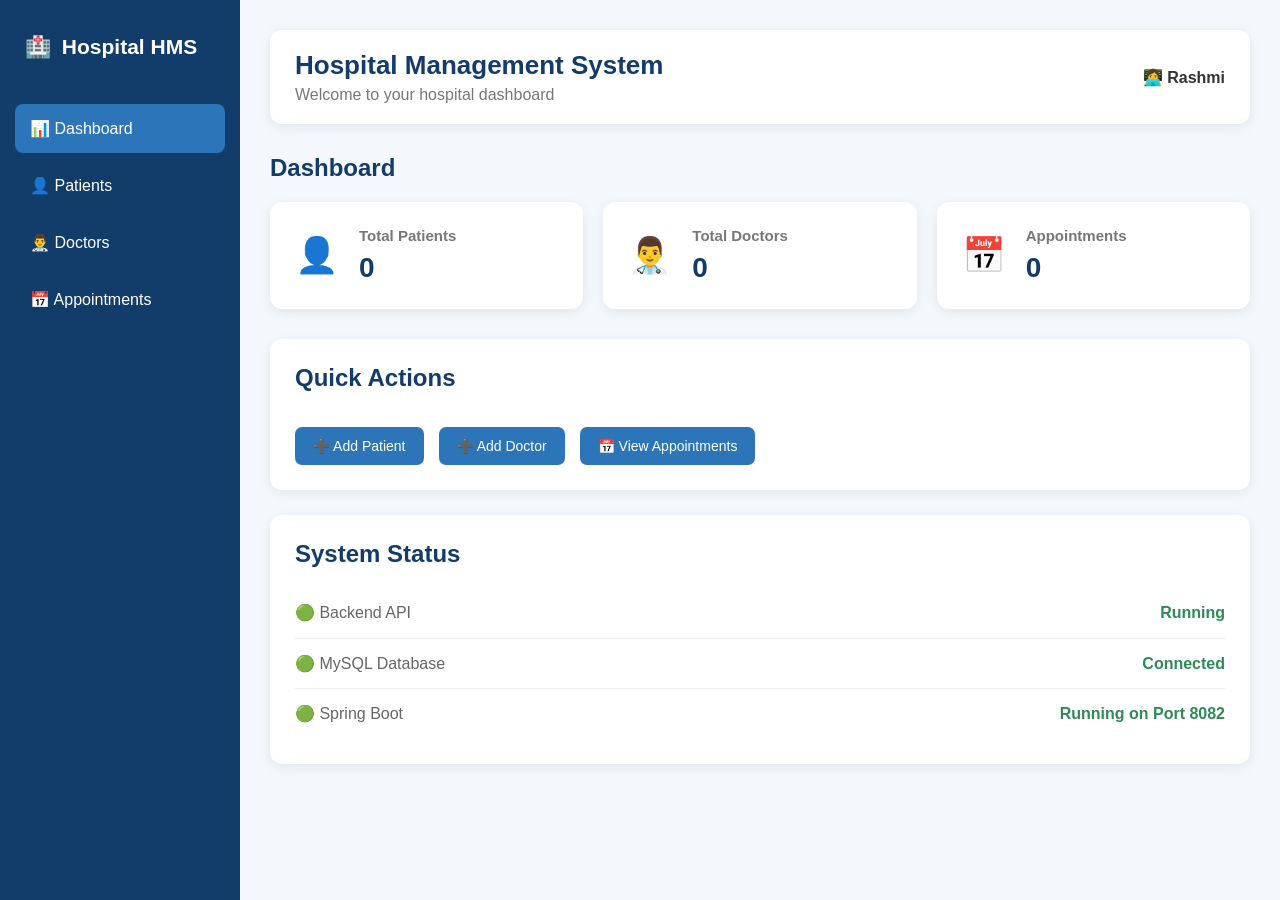
<file: src/index.html>
<!DOCTYPE html>
<html lang="en">
<head>
    <meta charset="UTF-8">
    <meta name="viewport" content="width=device-width, initial-scale=1.0">

    <title>Hospital Management System</title>

    <link rel="stylesheet" href="style.css">
</head>

<body>

<!-- ================= SIDEBAR ================= -->

<div class="sidebar">

    <div class="logo">
        🏥 <span>Hospital HMS</span>
    </div>

    <ul class="menu">

        <li class="active" onclick="showSection('dashboard')">
            📊 <span>Dashboard</span>
        </li>

        <li onclick="showSection('patients')">
            👤 <span>Patients</span>
        </li>

        <li onclick="showSection('doctors')">
            👨‍⚕️ <span>Doctors</span>
        </li>

        <li onclick="showSection('appointments')">
            📅 <span>Appointments</span>
        </li>

    </ul>

</div>


<!-- ================= MAIN CONTENT ================= -->

<div class="main-content">

    <!-- HEADER -->

    <header>

        <div>
            <h1>Hospital Management System</h1>
            <p>Welcome to your hospital dashboard</p>
        </div>

        <div class="user">
            👩‍💻 <strong>Rashmi</strong>
        </div>

    </header>


    <!-- ================= DASHBOARD ================= -->

    <section id="dashboard" class="section">

        <h2>Dashboard</h2>

        <div class="cards">

            <div class="card">
                <div class="card-icon">👤</div>

                <div>
                    <h3>Total Patients</h3>
                    <p id="patientCount">0</p>
                </div>
            </div>


            <div class="card">
                <div class="card-icon">👨‍⚕️</div>

                <div>
                    <h3>Total Doctors</h3>
                    <p id="doctorCount">0</p>
                </div>
            </div>


            <div class="card">
                <div class="card-icon">📅</div>

                <div>
                    <h3>Appointments</h3>
                    <p id="appointmentCount">0</p>
                </div>
            </div>

        </div>


        <!-- QUICK ACTIONS -->

        <div class="dashboard-box">

            <h2>Quick Actions</h2>

            <div class="actions">

                <button onclick="showSection('patients')">
                    ➕ Add Patient
                </button>

                <button onclick="showSection('doctors')">
                    ➕ Add Doctor
                </button>

                <button onclick="showSection('appointments')">
                    📅 View Appointments
                </button>

            </div>

        </div>


        <!-- SYSTEM STATUS -->

        <div class="dashboard-box">

            <h2>System Status</h2>

            <div class="status">

                <p>
                    🟢 Backend API
                    <span>Running</span>
                </p>

                <p>
                    🟢 MySQL Database
                    <span>Connected</span>
                </p>

                <p>
                    🟢 Spring Boot
                    <span>Running on Port 8082</span>
                </p>

            </div>

        </div>

    </section>


    <!-- ================= PATIENTS ================= -->

    <section id="patients" class="section hidden">

        <h2>Patients</h2>

        <div class="dashboard-box">

            <h3>Patient Management</h3>

            <p>
                Manage patient records, create new patients,
                update patient information and delete records.
            </p>

            <button onclick="loadPatients()">
                🔄 Load Patients
            </button>

            <div id="patientList"></div>

        </div>

    </section>


    <!-- ================= DOCTORS ================= -->

    <section id="doctors" class="section hidden">

        <h2>Doctors</h2>

        <div class="dashboard-box">

            <h3>Doctor Management</h3>

            <p>
                Manage doctors and their specialization,
                department and contact information.
            </p>

            <button onclick="loadDoctors()">
                🔄 Load Doctors
            </button>

            <div id="doctorList"></div>

        </div>

    </section>


    <!-- ================= APPOINTMENTS ================= -->

    <section id="appointments" class="section hidden">

        <h2>Appointments</h2>

        <div class="dashboard-box">

            <h3>Appointment Management</h3>

            <p>
                View and manage patient appointments.
            </p>

            <button onclick="loadAppointments()">
                🔄 Load Appointments
            </button>

            <div id="appointmentList"></div>

        </div>

    </section>

</div>

<script src="script.js"></script>

</body>
</html>
</file>
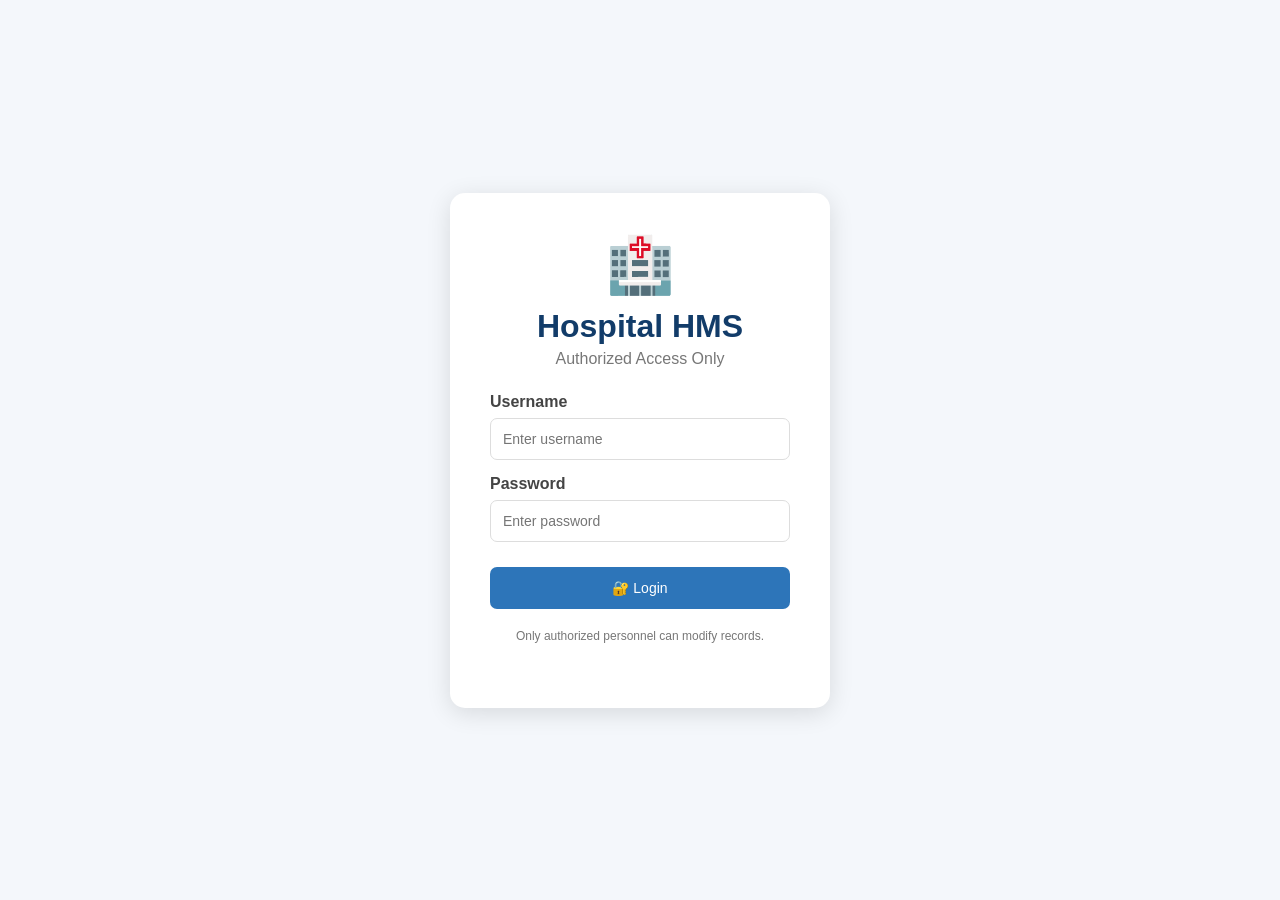
<file: src/login.html>
<!DOCTYPE html>
<html lang="en">
<head>

    <meta charset="UTF-8">

    <meta name="viewport"
          content="width=device-width, initial-scale=1.0">

    <title>Hospital HMS - Login</title>

    <link rel="stylesheet" href="style.css">

</head>

<body class="login-page">

<div class="login-container">

    <div class="login-box">

        <div class="login-icon">
            🏥
        </div>

        <h1>Hospital HMS</h1>

        <p>Authorized Access Only</p>

        <form action="/login" method="post">

            <label>Username</label>

            <input
                    type="text"
                    name="username"
                    placeholder="Enter username"
                    required
            >

            <label>Password</label>

            <input
                    type="password"
                    name="password"
                    placeholder="Enter password"
                    required
            >

            <button type="submit">
                🔐 Login
            </button>

        </form>

        <p class="login-info">
            Only authorized personnel can modify records.
        </p>

    </div>

</div>

</body>
</html>
</file>
<file: src/style.css>
/* =========================================
GLOBAL
========================================= */

* {
margin: 0;
padding: 0;
box-sizing: border-box;
}

body {
font-family: Arial, Helvetica, sans-serif;
background: #f4f7fb;
color: #333;
}


/* =========================================
SIDEBAR
========================================= */

.sidebar {
position: fixed;
left: 0;
top: 0;

width: 240px;
height: 100vh;

background: #123c69;
color: white;

padding: 25px 15px;
}

.logo {
font-size: 21px;
font-weight: bold;

padding: 10px;
margin-bottom: 35px;
}

.logo span {
margin-left: 5px;
}

.menu {
list-style: none;
}

.menu li {
padding: 15px;
margin-bottom: 8px;

border-radius: 8px;

cursor: pointer;

font-size: 16px;

transition: 0.3s;
}

.menu li:hover {
background: #1f568d;
}

.menu li.active {
background: #2d75b9;
}


/* =========================================
MAIN CONTENT
========================================= */

.main-content {
margin-left: 240px;
padding: 30px;
}


/* =========================================
HEADER
========================================= */

header {
background: white;

padding: 20px 25px;

border-radius: 12px;

display: flex;
justify-content: space-between;
align-items: center;

margin-bottom: 30px;

box-shadow: 0 3px 12px rgba(0, 0, 0, 0.08);
}

header h1 {
font-size: 26px;
color: #123c69;
}

header p {
margin-top: 5px;
color: #777;
}

.user {
font-size: 16px;
}


/* =========================================
SECTIONS
========================================= */

.section h2 {
margin-bottom: 20px;
color: #123c69;
}

.hidden {
display: none;
}


/* =========================================
DASHBOARD CARDS
========================================= */

.cards {
display: grid;

grid-template-columns: repeat(3, 1fr);

gap: 20px;

margin-bottom: 30px;
}

.card {
background: white;

padding: 25px;

border-radius: 12px;

display: flex;
align-items: center;

gap: 20px;

box-shadow: 0 3px 12px rgba(0, 0, 0, 0.08);

transition: 0.3s;
}

.card:hover {
transform: translateY(-3px);
}

.card-icon {
font-size: 35px;
}

.card h3 {
color: #777;
font-size: 15px;

margin-bottom: 8px;
}

.card p {
font-size: 28px;
font-weight: bold;

color: #123c69;
}


/* =========================================
DASHBOARD BOX
========================================= */

.dashboard-box {
background: white;

padding: 25px;

border-radius: 12px;

margin-bottom: 25px;

box-shadow: 0 3px 12px rgba(0, 0, 0, 0.08);
}

.dashboard-box h2 {
margin-bottom: 20px;
color: #123c69;
}

.dashboard-box h3 {
margin-bottom: 10px;
color: #123c69;
}

.dashboard-box p {
color: #666;
line-height: 1.6;
}


/* =========================================
BUTTONS
========================================= */

button {
border: none;

padding: 11px 18px;

border-radius: 7px;

background: #2d75b9;

color: white;

cursor: pointer;

font-size: 14px;

margin-top: 15px;

transition: 0.3s;
}

button:hover {
background: #123c69;
}


/* =========================================
QUICK ACTIONS
========================================= */

.actions {
display: flex;
gap: 15px;

flex-wrap: wrap;
}


/* =========================================
SYSTEM STATUS
========================================= */

.status p {
display: flex;

justify-content: space-between;

padding: 12px 0;

border-bottom: 1px solid #eee;
}

.status p:last-child {
border-bottom: none;
}

.status span {
font-weight: bold;
color: #2e8b57;
}


/* =========================================
DATA LIST
========================================= */

#patientList,
#doctorList,
#appointmentList {
margin-top: 20px;
}


/* =========================================
DATA ITEMS
========================================= */

.data-item {
background: #f7f9fc;

padding: 15px;

border-radius: 8px;

margin-bottom: 10px;

border-left: 4px solid #2d75b9;
}

.data-item strong {
color: #123c69;
}

.data-item p {
margin: 4px 0;
}


/* =========================================
RESPONSIVE DESIGN
========================================= */

@media (max-width: 900px) {

.sidebar {
width: 190px;
}

.main-content {
margin-left: 190px;
}

.cards {
grid-template-columns: 1fr;
}
}


@media (max-width: 600px) {

.sidebar {
position: relative;

width: 100%;
height: auto;
}

.main-content {
margin-left: 0;
padding: 15px;
}

header {
flex-direction: column;
align-items: flex-start;

gap: 15px;
}

.cards {
grid-template-columns: 1fr;
}
}
/* =========================================
   LOGIN PAGE
========================================= */

.login-page {
    min-height: 100vh;

    display: flex;
    justify-content: center;
    align-items: center;

    background: #f4f7fb;
}

.login-container {
    width: 100%;
    max-width: 420px;
    padding: 20px;
}

.login-box {
    background: white;

    padding: 40px;

    border-radius: 15px;

    box-shadow: 0 5px 25px rgba(0, 0, 0, 0.12);

    text-align: center;
}

.login-icon {
    font-size: 55px;
    margin-bottom: 10px;
}

.login-box h1 {
    color: #123c69;
    margin-bottom: 5px;
}

.login-box > p {
    color: #777;
    margin-bottom: 25px;
}

.login-box form {
    text-align: left;
}

.login-box label {
    display: block;

    margin-top: 15px;
    margin-bottom: 7px;

    font-weight: bold;

    color: #444;
}

.login-box input {
    width: 100%;

    padding: 12px;

    border: 1px solid #ddd;

    border-radius: 7px;

    font-size: 14px;
}

.login-box input:focus {
    outline: none;
    border-color: #2d75b9;
}

.login-box button {
    width: 100%;

    margin-top: 25px;

    padding: 13px;
}

.login-info {
    font-size: 12px;
    margin-top: 20px !important;
}
</file>
